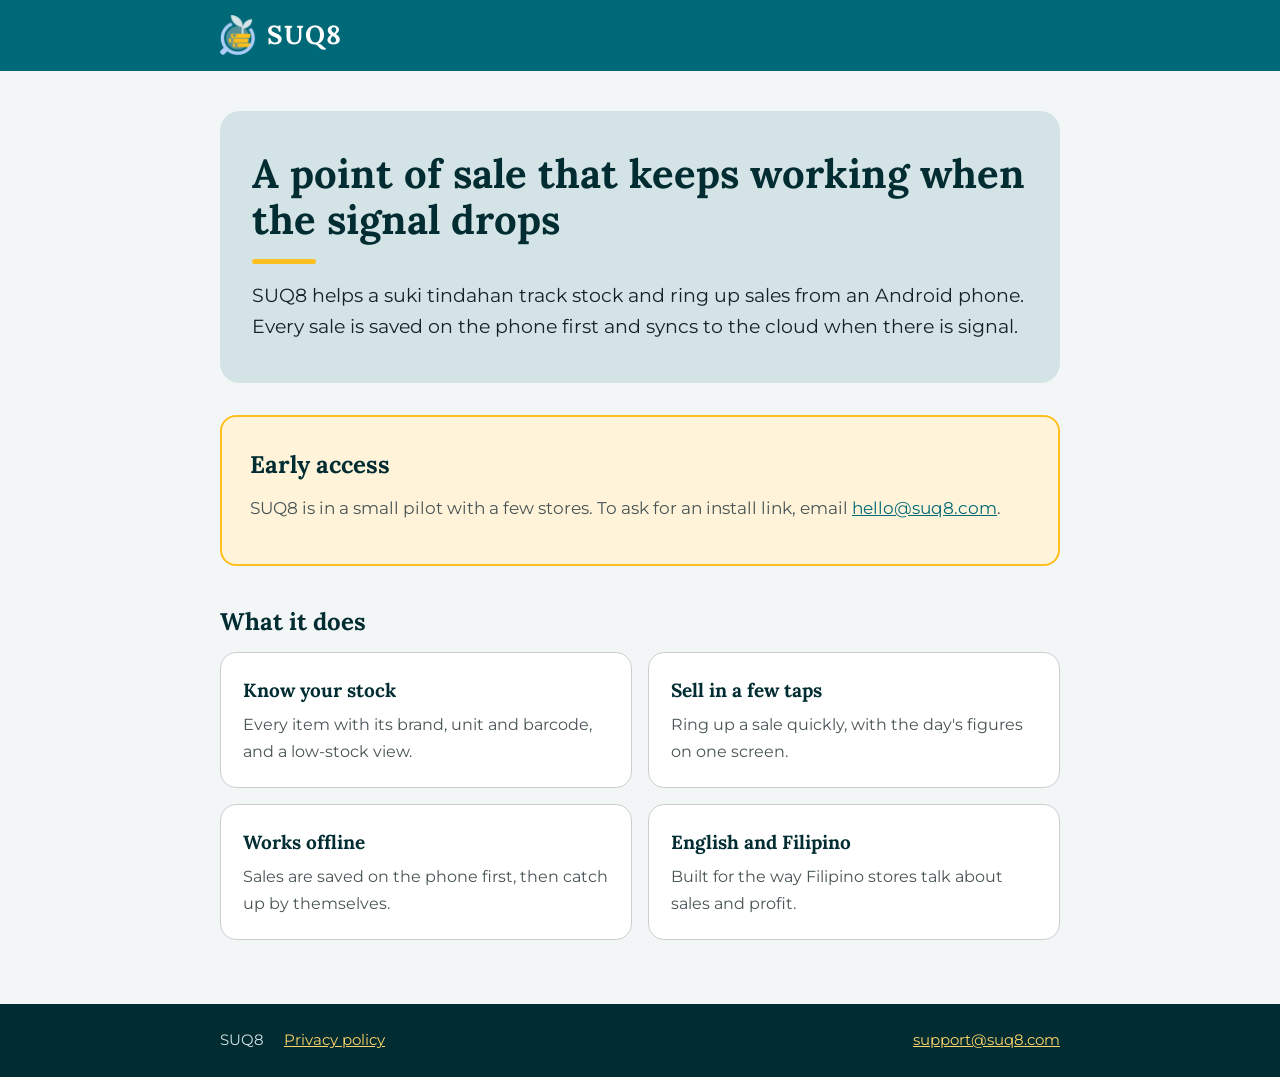
<file: index.html>
<!doctype html>
<html lang="en">
<head>
<meta charset="utf-8">
<meta name="viewport" content="width=device-width, initial-scale=1">
<title>SUQ8: POS and inventory for the suki tindahan</title>
<meta name="description" content="SUQ8 is a point-of-sale and stock app for small Filipino stores. It keeps working with no signal and syncs when the signal returns.">
<meta name="theme-color" content="#006977">
<link rel="icon" type="image/png" href="favicon.png">
<link rel="stylesheet" href="style.css">
</head>
<body>
<header class="topbar">
  <div class="topbar-inner">
    <a href="index.html"><img src="logo.png" alt=""><span class="wordmark">SUQ8</span></a>
  </div>
</header>

<main>
  <section class="hero">
    <h1>A point of sale that keeps working when the signal drops</h1>
    <p>SUQ8 helps a suki tindahan track stock and ring up sales from an Android phone. Every sale is saved on the phone first and syncs to the cloud when there is signal.</p>
  </section>

  <div class="card notice">
    <h2>Early access</h2>
    <p>SUQ8 is in a small pilot with a few stores. To ask for an install link, email <a href="mailto:hello@suq8.com">hello@suq8.com</a>.</p>
  </div>

  <h2>What it does</h2>
  <div class="grid">
    <div class="card">
      <h3>Know your stock</h3>
      <p>Every item with its brand, unit and barcode, and a low-stock view.</p>
    </div>
    <div class="card">
      <h3>Sell in a few taps</h3>
      <p>Ring up a sale quickly, with the day's figures on one screen.</p>
    </div>
    <div class="card">
      <h3>Works offline</h3>
      <p>Sales are saved on the phone first, then catch up by themselves.</p>
    </div>
    <div class="card">
      <h3>English and Filipino</h3>
      <p>Built for the way Filipino stores talk about sales and profit.</p>
    </div>
  </div>
</main>

<footer>
  <div class="footer-inner">
    <span>SUQ8</span>
    <a href="privacy.html">Privacy policy</a>
    <span class="spacer"></span>
    <a href="mailto:support@suq8.com">support@suq8.com</a>
  </div>
</footer>
</body>
</html>
</file>
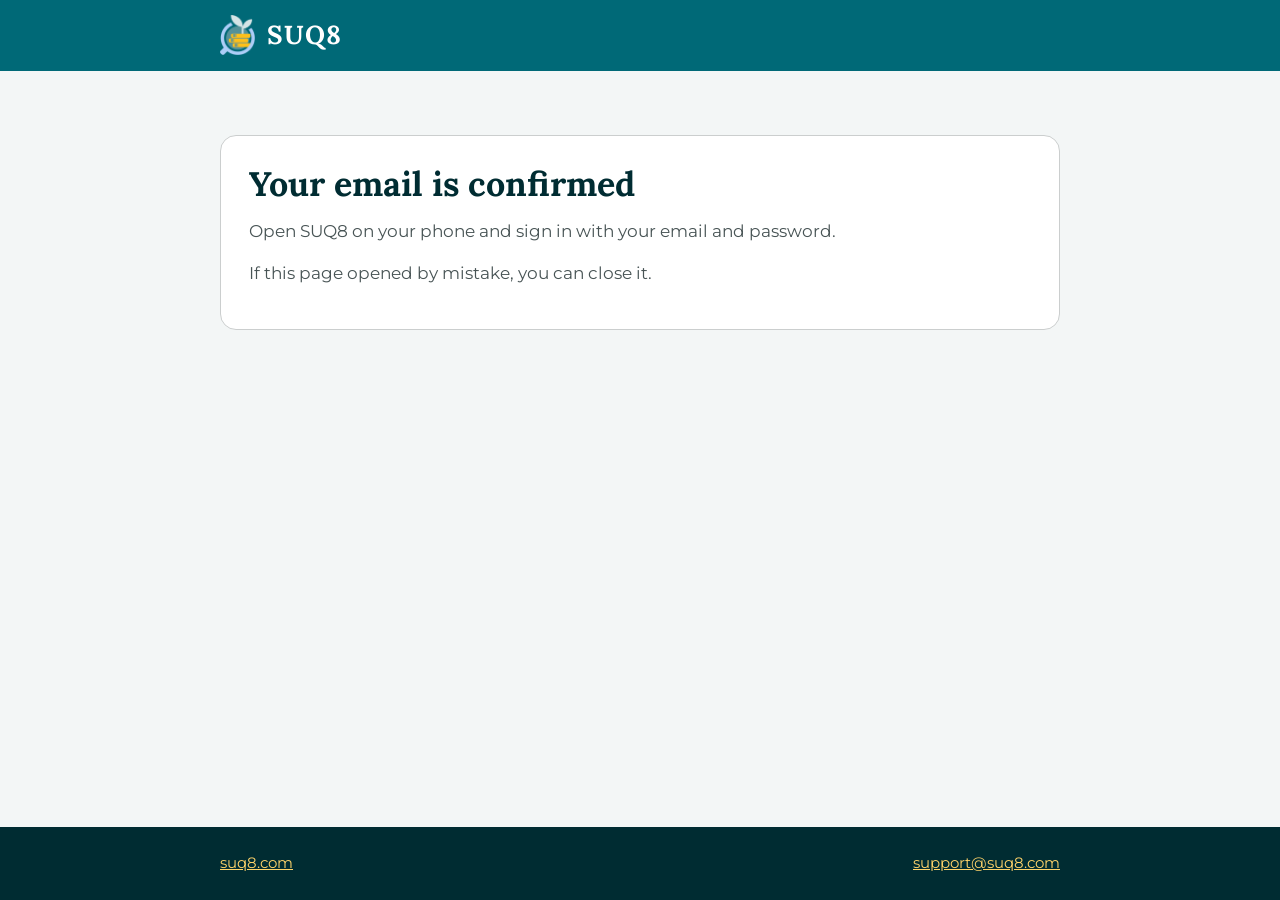
<file: confirmed.html>
<!doctype html>
<html lang="en">
<head>
<meta charset="utf-8">
<meta name="viewport" content="width=device-width, initial-scale=1">
<title>Email confirmed | SUQ8</title>
<meta name="theme-color" content="#006977">
<link rel="icon" type="image/png" href="favicon.png">
<link rel="stylesheet" href="style.css">
</head>
<body>
<header class="topbar">
  <div class="topbar-inner">
    <a href="index.html"><img src="logo.png" alt=""><span class="wordmark">SUQ8</span></a>
  </div>
</header>

<main>
  <div class="card">
    <h1>Your email is confirmed</h1>
    <p>Open SUQ8 on your phone and sign in with your email and password.</p>
    <p>If this page opened by mistake, you can close it.</p>
  </div>
</main>

<footer>
  <div class="footer-inner">
    <a href="index.html">suq8.com</a>
    <span class="spacer"></span>
    <a href="mailto:support@suq8.com">support@suq8.com</a>
  </div>
</footer>
</body>
</html>
</file>
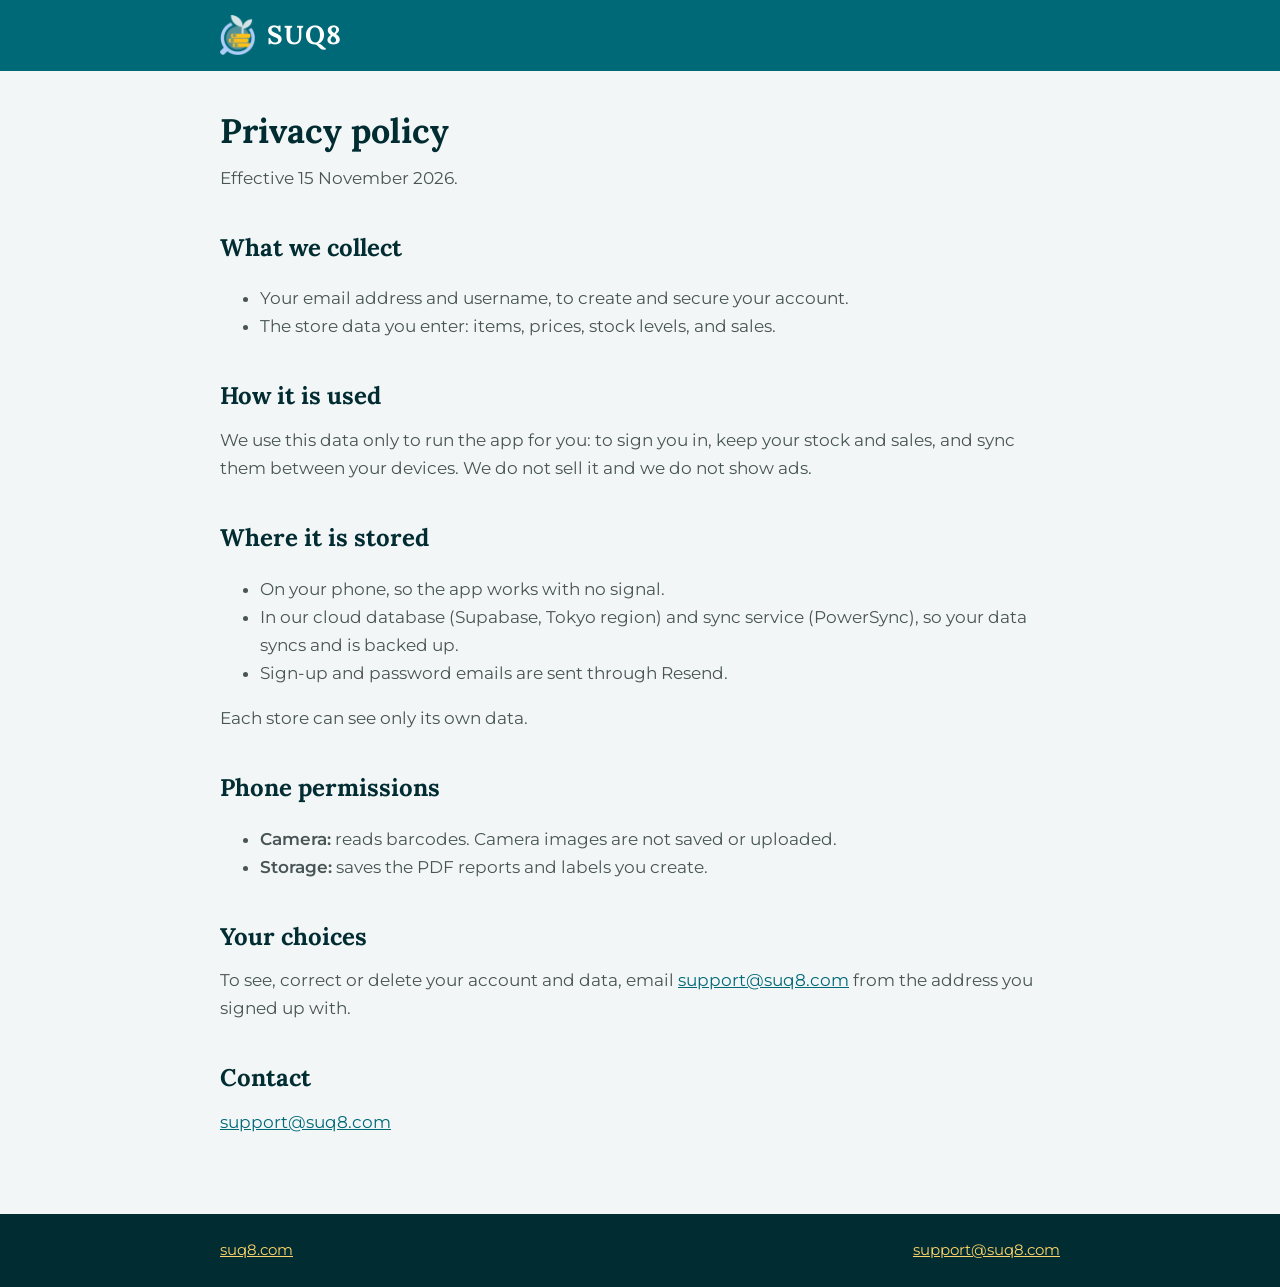
<file: privacy.html>
<!doctype html>
<html lang="en">
<head>
<meta charset="utf-8">
<meta name="viewport" content="width=device-width, initial-scale=1">
<title>Privacy policy | SUQ8</title>
<meta name="theme-color" content="#006977">
<link rel="icon" type="image/png" href="favicon.png">
<link rel="stylesheet" href="style.css">
</head>
<body>
<!-- Draft written from what the app does today. Paul to review before it is linked from a store listing. -->
<header class="topbar">
  <div class="topbar-inner">
    <a href="index.html"><img src="logo.png" alt=""><span class="wordmark">SUQ8</span></a>
  </div>
</header>

<main>
  <h1>Privacy policy</h1>
  <p>Effective 15 November 2026.</p>

  <h2>What we collect</h2>
  <ul>
    <li>Your email address and username, to create and secure your account.</li>
    <li>The store data you enter: items, prices, stock levels, and sales.</li>
  </ul>

  <h2>How it is used</h2>
  <p>We use this data only to run the app for you: to sign you in, keep your stock and sales, and sync them between your devices. We do not sell it and we do not show ads.</p>

  <h2>Where it is stored</h2>
  <ul>
    <li>On your phone, so the app works with no signal.</li>
    <li>In our cloud database (Supabase, Tokyo region) and sync service (PowerSync), so your data syncs and is backed up.</li>
    <li>Sign-up and password emails are sent through Resend.</li>
  </ul>
  <p>Each store can see only its own data.</p>

  <h2>Phone permissions</h2>
  <ul>
    <li><b>Camera:</b> reads barcodes. Camera images are not saved or uploaded.</li>
    <li><b>Storage:</b> saves the PDF reports and labels you create.</li>
  </ul>

  <h2>Your choices</h2>
  <p>To see, correct or delete your account and data, email <a href="mailto:support@suq8.com">support@suq8.com</a> from the address you signed up with.</p>

  <h2>Contact</h2>
  <p><a href="mailto:support@suq8.com">support@suq8.com</a></p>
</main>

<footer>
  <div class="footer-inner">
    <a href="index.html">suq8.com</a>
    <span class="spacer"></span>
    <a href="mailto:support@suq8.com">support@suq8.com</a>
  </div>
</footer>
</body>
</html>
</file>
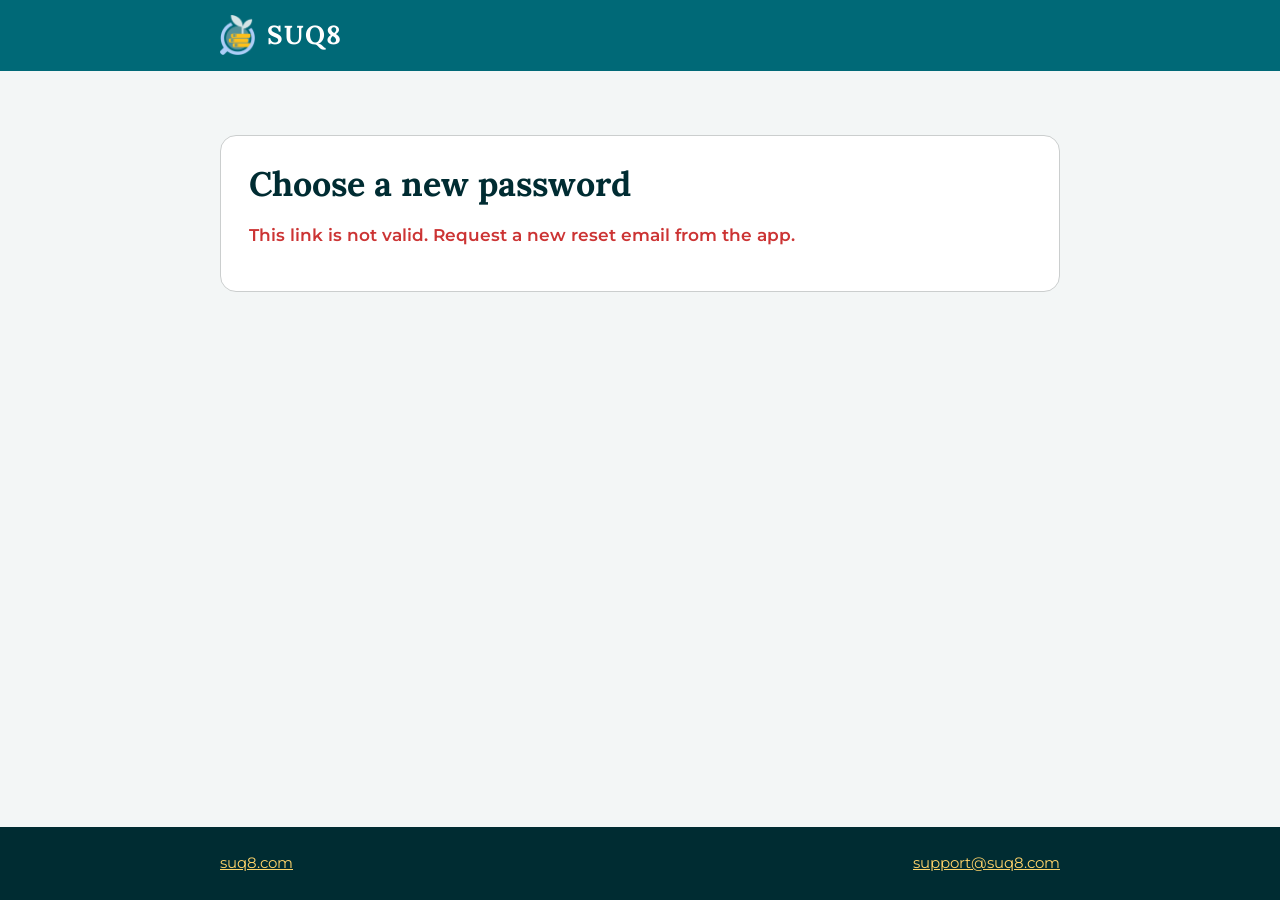
<file: reset.html>
<!doctype html>
<html lang="en">
<head>
<meta charset="utf-8">
<meta name="viewport" content="width=device-width, initial-scale=1">
<title>Reset your password | SUQ8</title>
<meta name="theme-color" content="#006977">
<link rel="icon" type="image/png" href="favicon.png">
<link rel="stylesheet" href="style.css">
</head>
<body>
<header class="topbar">
  <div class="topbar-inner">
    <a href="index.html"><img src="logo.png" alt=""><span class="wordmark">SUQ8</span></a>
  </div>
</header>

<main>
  <div class="card">
    <h1>Choose a new password</h1>
    <p id="status" class="status" role="status">Checking your link…</p>
    <form id="form" hidden>
      <label for="password">New password</label>
      <input id="password" type="password" autocomplete="new-password" minlength="6" required>
      <label for="confirm">Confirm new password</label>
      <input id="confirm" type="password" autocomplete="new-password" minlength="6" required>
      <button id="submit" type="submit">Save password</button>
    </form>
  </div>
</main>

<footer>
  <div class="footer-inner">
    <a href="index.html">suq8.com</a>
    <span class="spacer"></span>
    <a href="mailto:support@suq8.com">support@suq8.com</a>
  </div>
</footer>

<script src="vendor/supabase.js"></script>
<script src="config.js"></script>
<script src="reset.js"></script>
</body>
</html>
</file>
<file: style.css>
/* Colours and fonts match the app (lib/core/utils/theme/theme_constants.dart, fonts/). */
@font-face {
  font-family: "Lora";
  src: url("fonts/Lora-Bold.ttf") format("truetype");
  font-weight: 700;
  font-display: swap;
}
@font-face {
  font-family: "Montserrat";
  src: url("fonts/Montserrat-Regular.ttf") format("truetype");
  font-weight: 400;
  font-display: swap;
}
@font-face {
  font-family: "Montserrat";
  src: url("fonts/Montserrat-SemiBold.ttf") format("truetype");
  font-weight: 600;
  font-display: swap;
}

:root {
  --primary: #006977;       /* COLOR_PRIMARY */
  --primary-dark: #002c32;  /* GREEN_90 */
  --primary-deep: #001d21;  /* GREEN_100 */
  --primary-soft: #d4e3e5;  /* GREEN_10 */
  --accent: #ffbf1f;        /* COLOR_ACCENT */
  --accent-soft: #fff4da;   /* YELLOW_10 */
  --accent-light: #ffd46a;  /* YELLOW_40 */
  --ink: #142325;           /* WARM_NEUTRAL_100 */
  --muted: #485455;         /* WARM_NEUTRAL_80 */
  --line: #cbcece;          /* WARM_NEUTRAL_30 */
  --bg: #f3f6f6;
  --card: #ffffff;
  --error: #cc3434;         /* CAT_RED */
}

* { box-sizing: border-box; }

body {
  margin: 0;
  display: flex;
  flex-direction: column;
  min-height: 100vh;
  background: var(--bg);
  color: var(--ink);
  font: 400 17px/1.65 "Montserrat", system-ui, -apple-system, "Segoe UI", Roboto, sans-serif;
}

h1, h2, h3, .wordmark {
  font-family: "Lora", Georgia, serif;
  font-weight: 700;
  color: var(--primary-dark);
}

/* Top bar */
.topbar { background: var(--primary); }
.topbar-inner {
  max-width: 880px;
  margin: 0 auto;
  padding: 14px 20px;
  display: flex;
  align-items: center;
  gap: 12px;
}
.topbar a { display: flex; align-items: center; gap: 12px; text-decoration: none; }
.topbar img { height: 40px; width: auto; display: block; }
.wordmark { font-size: 26px; letter-spacing: 1px; color: #fff; }

main { flex: 1; width: 100%; max-width: 880px; margin: 0 auto; padding: 40px 20px 64px; }

/* Hero */
.hero {
  background: var(--primary-soft);
  border-radius: 20px;
  padding: 40px 32px;
  margin-bottom: 32px;
}
.hero h1 { font-size: 40px; line-height: 1.15; margin: 0 0 16px; }
.hero h1::after {
  content: "";
  display: block;
  width: 64px;
  height: 5px;
  margin-top: 16px;
  border-radius: 3px;
  background: var(--accent);
}
.hero p { margin: 0; font-size: 19px; color: var(--ink); }

h1 { font-size: 34px; line-height: 1.2; margin: 0 0 12px; }
h2 { font-size: 24px; margin: 36px 0 10px; }
p, li { color: var(--muted); }
p { margin: 0 0 14px; }
a { color: var(--primary); }

/* Cards */
.card {
  background: var(--card);
  border: 1px solid var(--line);
  border-radius: 16px;
  padding: 28px;
  margin: 24px 0;
}
.card.notice {
  background: var(--accent-soft);
  border: 2px solid var(--accent);
}
.card h1, .card h2:first-child { margin-top: 0; }

.grid {
  display: grid;
  grid-template-columns: 1fr 1fr;
  gap: 16px;
  margin: 8px 0 0;
}
.grid .card { margin: 0; padding: 22px; }
.grid h3 { font-size: 19px; margin: 0 0 6px; }
.grid p { margin: 0; font-size: 16px; }

/* Forms and buttons */
label { display: block; font-weight: 600; margin: 18px 0 6px; color: var(--ink); }

input {
  width: 100%;
  padding: 12px 14px;
  font: inherit;
  border: 1px solid var(--line);
  border-radius: 10px;
  background: #fff;
  color: var(--ink);
}

button, .button {
  display: inline-block;
  margin-top: 22px;
  padding: 13px 26px;
  font: 600 17px/1 "Montserrat", system-ui, sans-serif;
  color: #fff;
  background: var(--primary);
  border: 0;
  border-radius: 10px;
  text-decoration: none;
  cursor: pointer;
}
button:hover, .button:hover { background: #005864; }
button:disabled { opacity: 0.55; cursor: default; }

a:focus-visible, button:focus-visible, input:focus-visible {
  outline: 3px solid var(--accent);
  outline-offset: 2px;
}

.status { margin-top: 16px; font-weight: 600; }
.status.error { color: var(--error); }
.status.ok { color: var(--primary); }

/* Footer */
footer { background: var(--primary-dark); color: var(--primary-soft); }
.footer-inner {
  max-width: 880px;
  margin: 0 auto;
  padding: 24px 20px;
  font-size: 15px;
  display: flex;
  flex-wrap: wrap;
  gap: 8px 20px;
  align-items: center;
}
footer a { color: var(--accent-light); }
footer .spacer { flex: 1; }

@media (max-width: 600px) {
  .hero { padding: 28px 22px; }
  .hero h1 { font-size: 32px; }
  .grid { grid-template-columns: 1fr; }
  .wordmark { font-size: 24px; }
}
</file>
